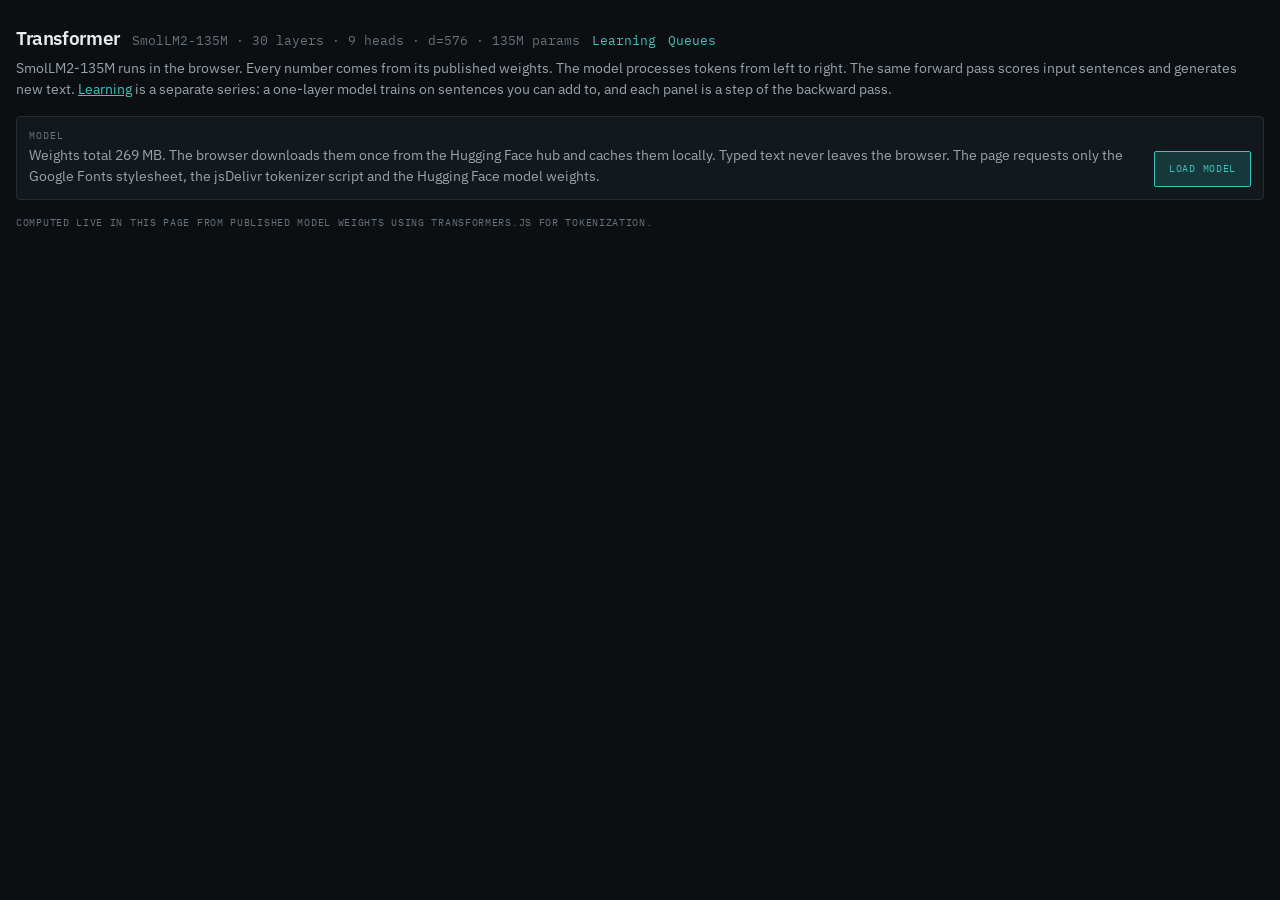
<file: transformers/index.html>
<!doctype html>
<html lang="en">
<head>
<meta charset="utf-8">
<meta name="viewport" content="width=device-width, initial-scale=1">
<title>Transformer</title>
<link rel="preconnect" href="https://fonts.googleapis.com">
<link rel="stylesheet" href="https://fonts.googleapis.com/css2?family=IBM+Plex+Mono:wght@400;500&family=IBM+Plex+Sans:wght@400;600&display=swap">
<link rel="stylesheet" href="style.css">
<script type="module" src="src/app.js"></script>
</head>
<body>
<main class="page">

  <header class="head">
    <div class="head-row">
      <h1>Transformer</h1>
      <span class="mono-id">SmolLM2-135M &middot; 30 layers &middot; 9 heads &middot; d=576 &middot; 135M params</span>
      <a class="mono-id" href="learn/">Learning</a>
      <a class="mono-id" href="queue/">Queues</a>
    </div>
    <p class="muted">SmolLM2-135M runs in the browser. Every number comes from its published weights. The model processes tokens from left to right. The same forward pass scores input sentences and generates new text. <a href="learn/">Learning</a> is a separate series: a one-layer model trains on sentences you can add to, and each panel is a step of the backward pass.</p>
  </header>

  <section id="gate" class="panel gate">
    <div class="stack tight grow">
      <span class="lbl">Model</span>
      <p id="gateText" class="muted">Weights total 269 MB. The browser downloads them once from the Hugging Face hub and caches them locally. Typed text never leaves the browser. The page requests only the Google Fonts stylesheet, the jsDelivr tokenizer script and the Hugging Face model weights.</p>
      <div class="bar tall" id="gateBar" hidden><i id="gateFill" style="width:0%"></i></div>
    </div>
    <button id="loadModel" class="btn pri">Load model</button>
  </section>

  <div id="app" class="col" hidden>

    <section id="ctx" class="panel ctx">
      <div class="stack grow">
        <label for="text" class="lbl">Sentence</label>
        <div class="row"><input id="text" class="text" type="text" autocomplete="off" value="The cat sat on the mat because it was tired."><button id="run" class="btn pri">Run</button><button id="random" class="btn">Random sentence</button></div>
        <span class="lbl">Tokens &middot; followed token</span>
        <div id="chips" class="chips"></div>
        <div class="stack tight">
          <span class="lbl">Layer</span>
          <div id="layers" class="chips"></div>
        </div>
      </div>
    </section>

    <nav id="tabs" class="tabs" aria-label="Stages"></nav>

    <section class="panel">
      <div class="panel-h">
        <h2 id="stageTitle"></h2>
        <p id="stageText" class="muted"></p>
      </div>
      <div class="panel-b">

        <div id="s1" hidden><div id="s1out" class="col"></div></div>

        <div id="s2" hidden class="col">
          <div class="controls">
            <label class="check" for="scale"><input id="scale" type="checkbox" checked> Scale scores by &radic;d<sub>k</sub> (8)</label>
          </div>
          <div id="s2out" class="col"></div>
        </div>

        <div id="s3" hidden><div id="s3out" class="col"></div></div>

        <div id="s4" hidden><div id="s4out" class="col"></div></div>

        <div id="s5" hidden><div id="s5out" class="col"></div></div>

        <div id="s6" hidden class="col">
          <div class="viewport"><canvas id="space3d" class="cv" tabindex="0" aria-label="3D view of token vectors across layers. Pointer drag rotates the view. Scroll zooms. Shift-drag pans. Arrow keys and plus or minus keys also adjust the view."></canvas></div>
          <div class="legend">
            <span><i style="background:var(--accent)"></i>followed token</span>
            <span><i style="background:var(--med)"></i>first token (attention sink)</span>
            <span><i style="background:var(--muted)"></i>other token</span>
            <span><i style="background:var(--ok)"></i>path of the followed token through the layers</span>
            <span><i style="background:var(--accent)"></i>attention between token pairs with brightness indicating strength</span>
            <span><i style="background:var(--fg)"></i>pair selected in the Attention tab with width and brightness indicating strength</span>
          </div>
          <div class="controls">
            <div class="stack tight grow">
              <label for="prog" class="lbl">Depth in the model &middot; <span id="progText"></span></label>
              <input id="prog" type="range" min="0" max="30" step="0.01" value="30">
              <div class="spread"><span class="lbl">embeddings</span><span class="lbl">layer 15</span><span class="lbl">layer 30</span></div>
            </div>
            <button id="reset6" class="btn">Reset view</button>
          </div>
        </div>

        <div id="s7" hidden class="col">
          <div id="s7gate" class="col">
            <span class="lbl">Loading word space</span>
            <p id="idxText" class="muted small">Embedding words…</p>
            <div class="bar tall"><i id="idxFill" style="width:0%"></i></div>
            <p class="note">Once per visit the model decodes the 49,152-token vocabulary and centers the embedding table. Arithmetic results can then match against every vocabulary entry. This step takes several seconds.</p>
          </div>
          <div id="s7body" class="col" hidden>
          <div class="viewport"><canvas id="wordSpace" class="cv" tabindex="0" aria-label="3D map of word embeddings. Pointer drag rotates the view. Scroll zooms. Shift-drag pans. Arrow keys and plus or minus keys also adjust the view."></canvas></div>
          <div class="controls">
            <div class="stack tight grow">
              <label for="wordIn" class="lbl">Custom word</label>
              <div class="row"><input id="wordIn" class="text" type="text" autocomplete="off" placeholder="e.g. tiger"><button id="addWord" class="btn">Add</button></div>
            </div>
            <button id="reset7" class="btn">Reset view</button>
          </div>
          <div class="stack">
            <label for="expr" class="lbl">Vector arithmetic &middot; addition and subtraction of word vectors</label>
            <div class="row"><input id="expr" class="text" type="text" autocomplete="off" value="king - man + woman" placeholder="e.g. king - man + woman"><button id="calc" class="btn pri">Calculate</button></div>
            <div id="examples" class="chips"></div>
          </div>
          <div id="s7calc" class="col"></div>
          <div id="s7out" class="col"></div>
          </div>
        </div>

        <div id="s8" hidden class="col">
          <div id="s8body" class="col">
            <div class="stack tight">
              <label for="gprompt" class="lbl">Prompt</label>
              <div class="row"><input id="gprompt" class="text" type="text" autocomplete="off" value="The cat sat on the mat because it"><button id="gstart" class="btn pri">Start</button></div>
            </div>
            <div class="stack tight"><span class="lbl">Text so far &middot; one chip per token with generated tokens in teal</span><div id="gtext" class="chips"></div></div>
            <div class="controls">
              <div class="stack tight grow">
                <label for="gtemp" class="lbl">Temperature &middot; <span id="gtempText">1.0</span></label>
                <input id="gtemp" type="range" min="0.1" max="2" step="0.1" value="1">
              </div>
              <div class="stack tight grow">
                <label for="gk" class="lbl">Top K &middot; only the <span id="gkText">40</span> most likely tokens can be picked</label>
                <input id="gk" type="range" min="1" max="100" step="1" value="40">
              </div>
              <button id="gsample" class="btn pri">Sample next token</button>
              <button id="ggreedy" class="btn">Take the top token</button>
            </div>
            <div id="gout" class="col"></div>
            <div class="controls">
              <div class="stack tight"><span class="lbl">Layer</span><div id="glayers" class="chips"></div></div>
              <div class="stack tight"><span class="lbl">Head</span><div id="gheads" class="chips"></div></div>
            </div>
            <div id="gattn" class="col"></div>
          </div>
        </div>

      </div>
    </section>
  </div>

  <p class="foot">Computed live in this page from published model weights using transformers.js for tokenization.</p>
</main>
</body>
</html>
</file>
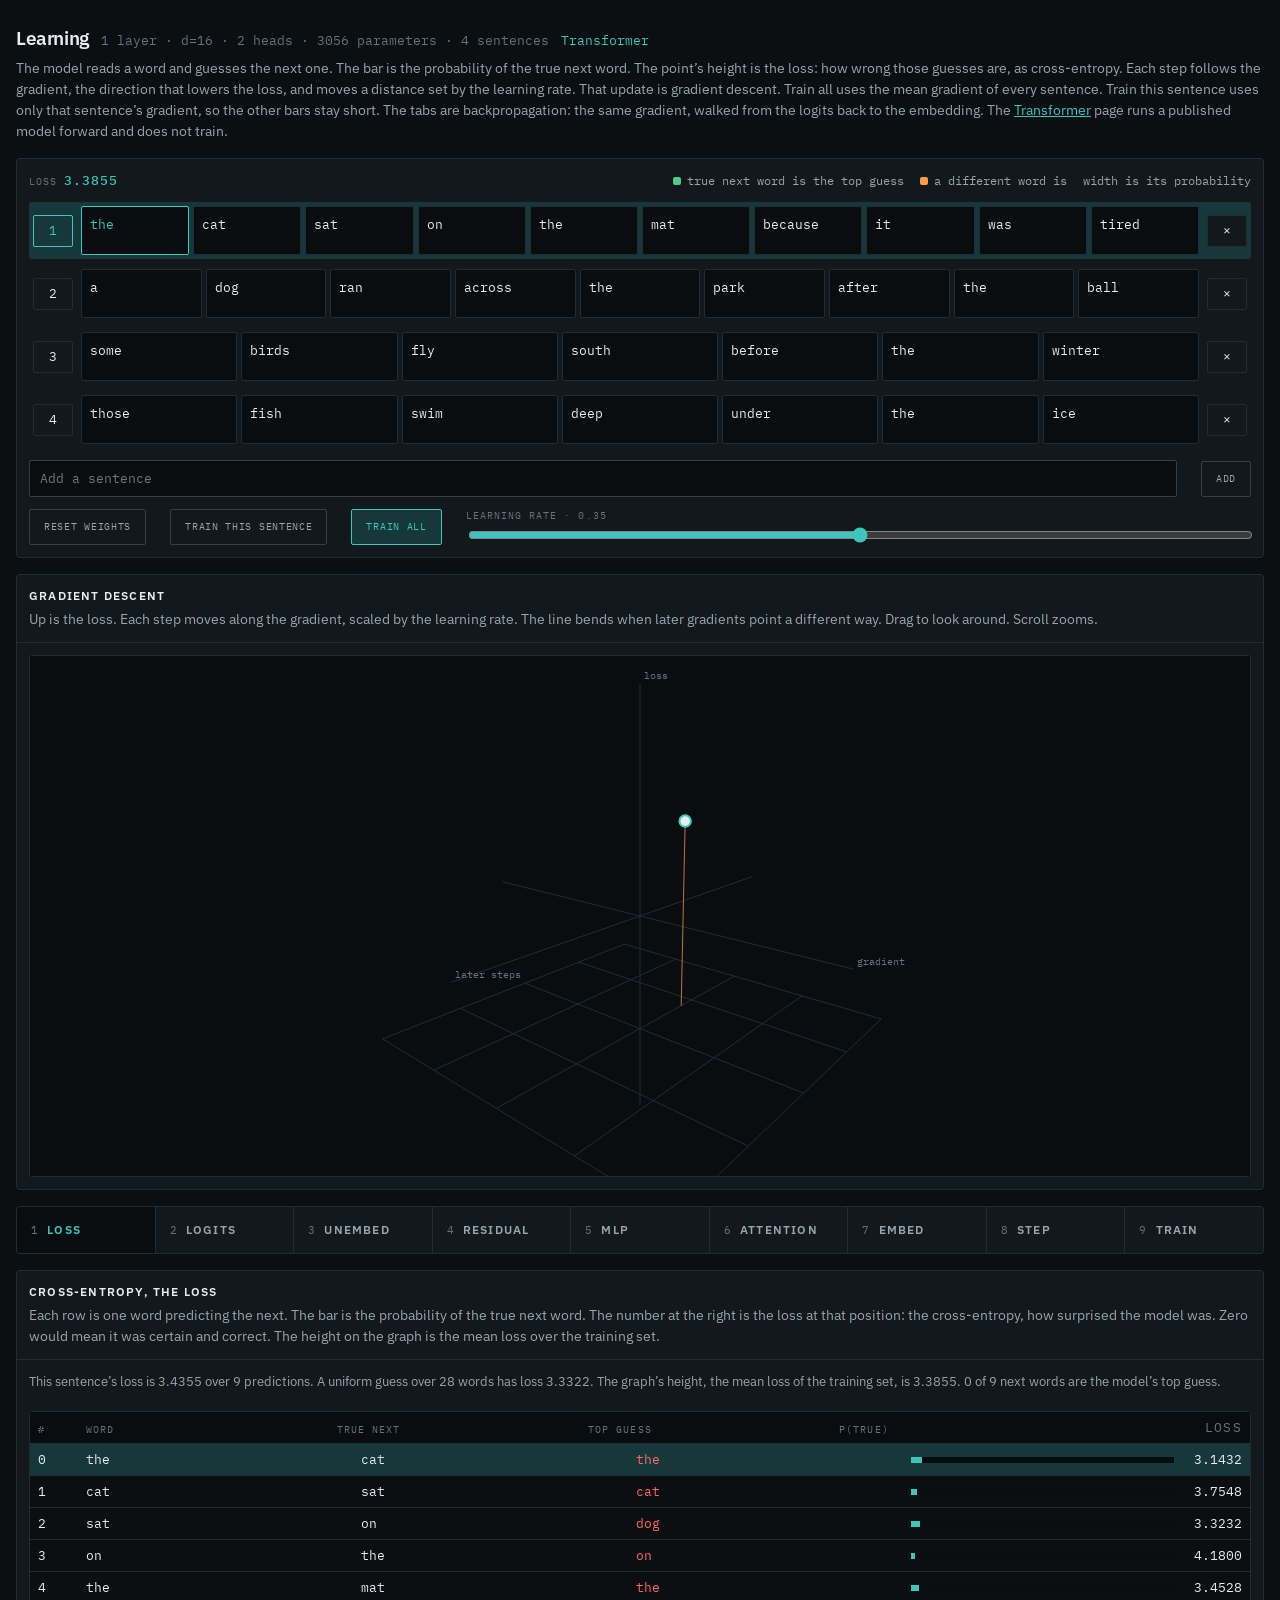
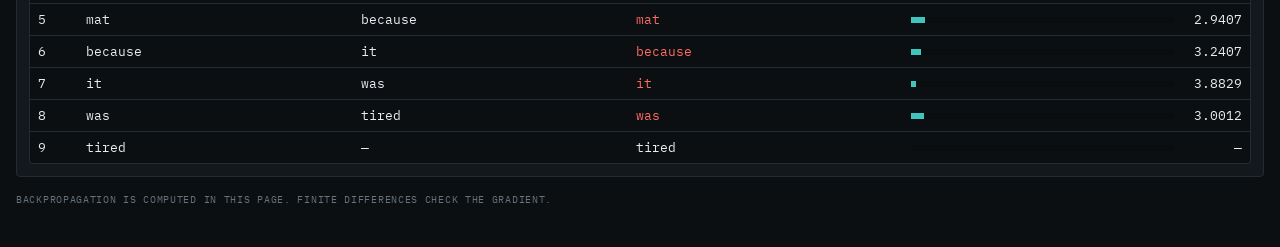
<file: transformers/learn/index.html>
<!doctype html>
<html lang="en">
<head>
<meta charset="utf-8">
<meta name="viewport" content="width=device-width, initial-scale=1">
<title>Learning</title>
<link rel="preconnect" href="https://fonts.googleapis.com">
<link rel="stylesheet" href="https://fonts.googleapis.com/css2?family=IBM+Plex+Mono:wght@400;500&family=IBM+Plex+Sans:wght@400;600&display=swap">
<link rel="stylesheet" href="../style.css">
<script type="module" src="src/app.js"></script>
</head>
<body>
<main class="page">

  <header class="head">
    <div class="head-row">
      <h1>Learning</h1>
      <span class="mono-id" id="spec">1 layer · d=16 · 2 heads · tied embeddings</span>
      <a class="mono-id" href="../">Transformer</a>
    </div>
    <p class="muted">The model reads a word and guesses the next one. The bar is the probability of the true next word. The point’s height is the loss: how wrong those guesses are, as cross-entropy. Each step follows the gradient, the direction that lowers the loss, and moves a distance set by the learning rate. That update is gradient descent. Train all uses the mean gradient of every sentence. Train this sentence uses only that sentence’s gradient, so the other bars stay short. The tabs are backpropagation: the same gradient, walked from the logits back to the embedding. The <a href="../">Transformer</a> page runs a published model forward and does not train.</p>
  </header>

  <section id="ctx" class="panel" style="padding:12px;display:flex;flex-direction:column;gap:12px">
    <div class="spread">
      <span class="lbl">Loss <span id="lossNow" class="step-name">—</span></span>
      <div class="legend">
        <span><i style="background:var(--ok)"></i>true next word is the top guess</span>
        <span><i style="background:var(--high)"></i>a different word is</span>
        <span>width is its probability</span>
      </div>
    </div>
    <div id="corpus"></div>
    <form id="add" class="controls">
      <input id="sentence" class="text" type="text" placeholder="Add a sentence" autocomplete="off">
      <button class="btn" type="submit">Add</button>
    </form>
    <div class="controls">
      <button id="reset" class="btn">Reset weights</button>
      <button id="trainOne" class="btn">Train this sentence</button>
      <button id="trainAll" class="btn pri">Train all</button>
      <div class="stack tight grow">
        <label for="lr" class="lbl">Learning rate · <span id="lrText">0.35</span></label>
        <input id="lr" type="range" min="0.1" max="0.6" step="0.05" value="0.35">
      </div>
    </div>
  </section>

  <section class="panel">
    <div class="panel-h">
      <h2>Gradient descent</h2>
      <p class="muted">Up is the loss. Each step moves along the gradient, scaled by the learning rate. The line bends when later gradients point a different way. Drag to look around. Scroll zooms.</p>
    </div>
    <div class="panel-b">
      <div class="viewport"><canvas id="hill" class="cv" tabindex="0" aria-label="3D view of gradient descent. Height is the loss. The point steps along the gradient. Pointer drag rotates the view. Scroll zooms. Shift-drag pans."></canvas></div>
    </div>
  </section>

  <nav id="tabs" class="tabs" aria-label="Stages"></nav>

  <section class="panel">
    <div class="panel-h">
      <h2 id="stageTitle"></h2>
      <p id="stageText" class="muted"></p>
    </div>
    <div class="panel-b" id="out"></div>
  </section>

  <p class="foot">Backpropagation is computed in this page. Finite differences check the gradient.</p>
</main>
</body>
</html>
</file>
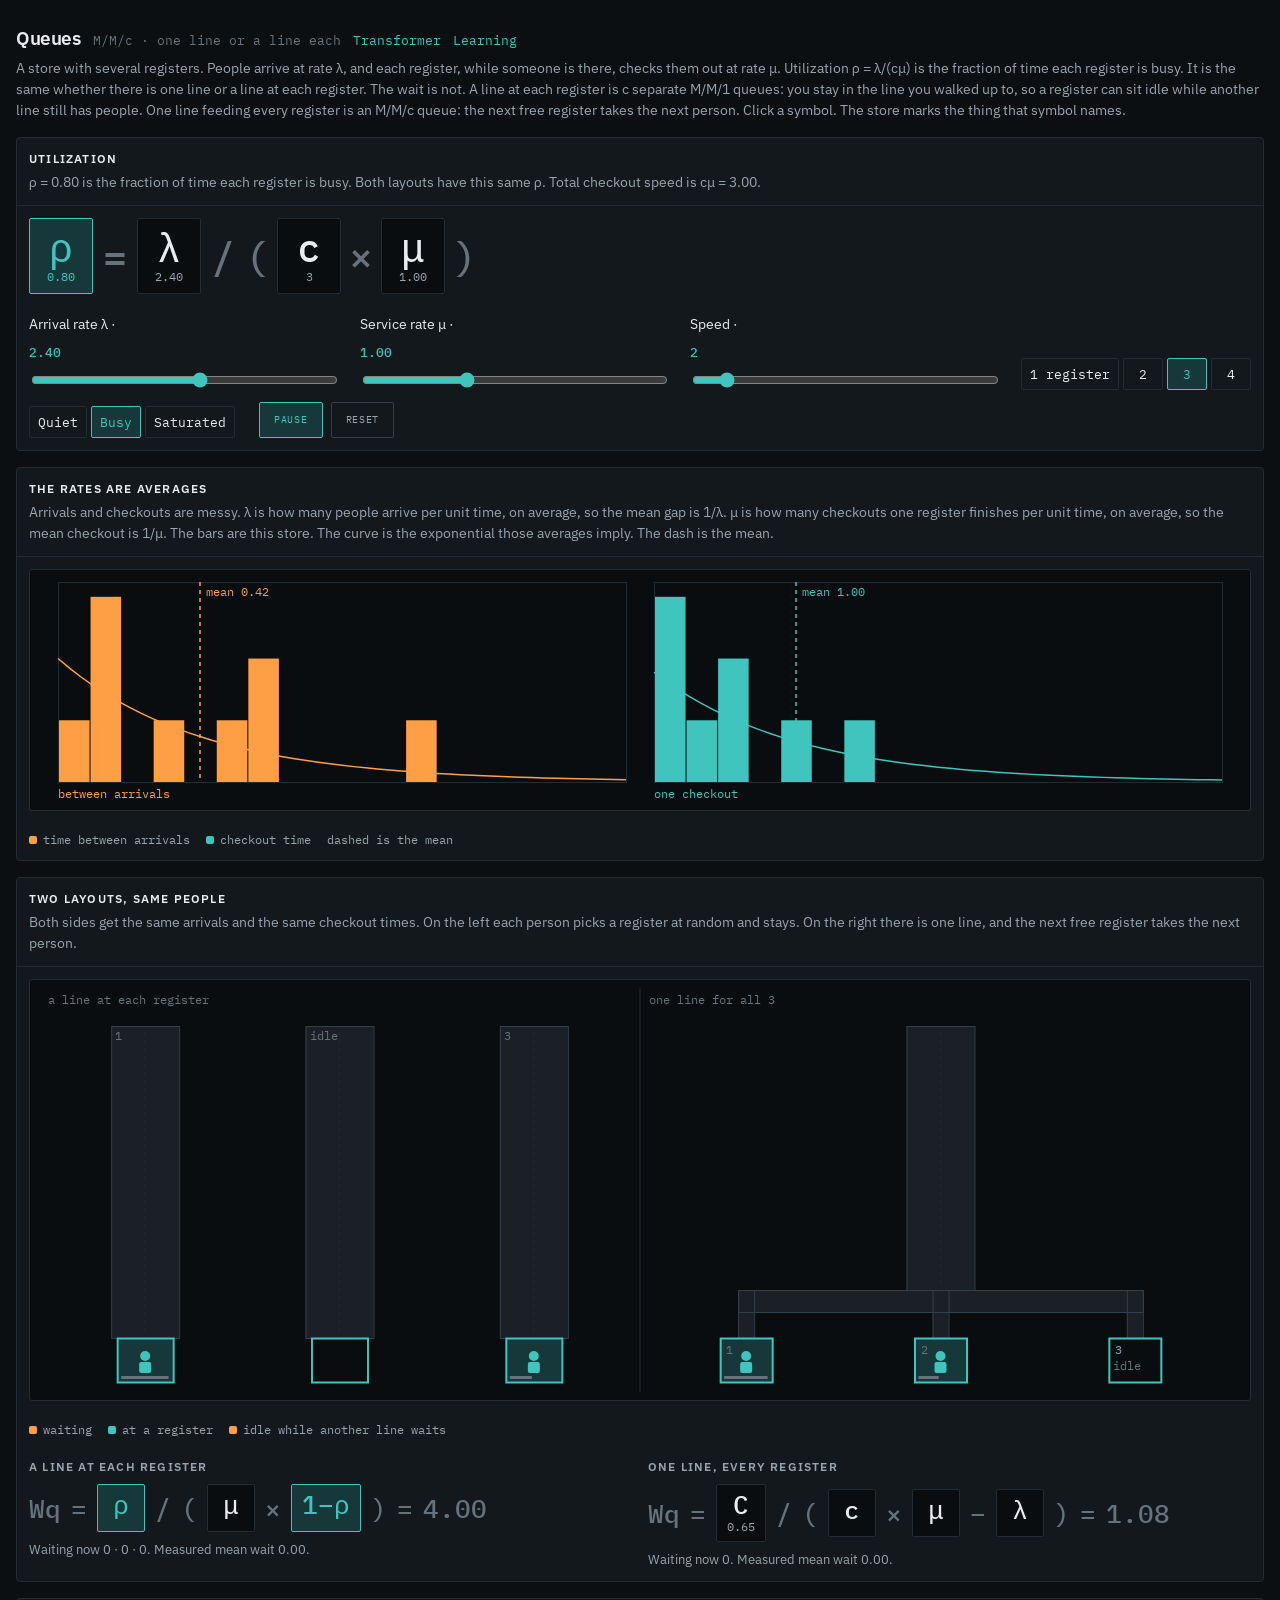
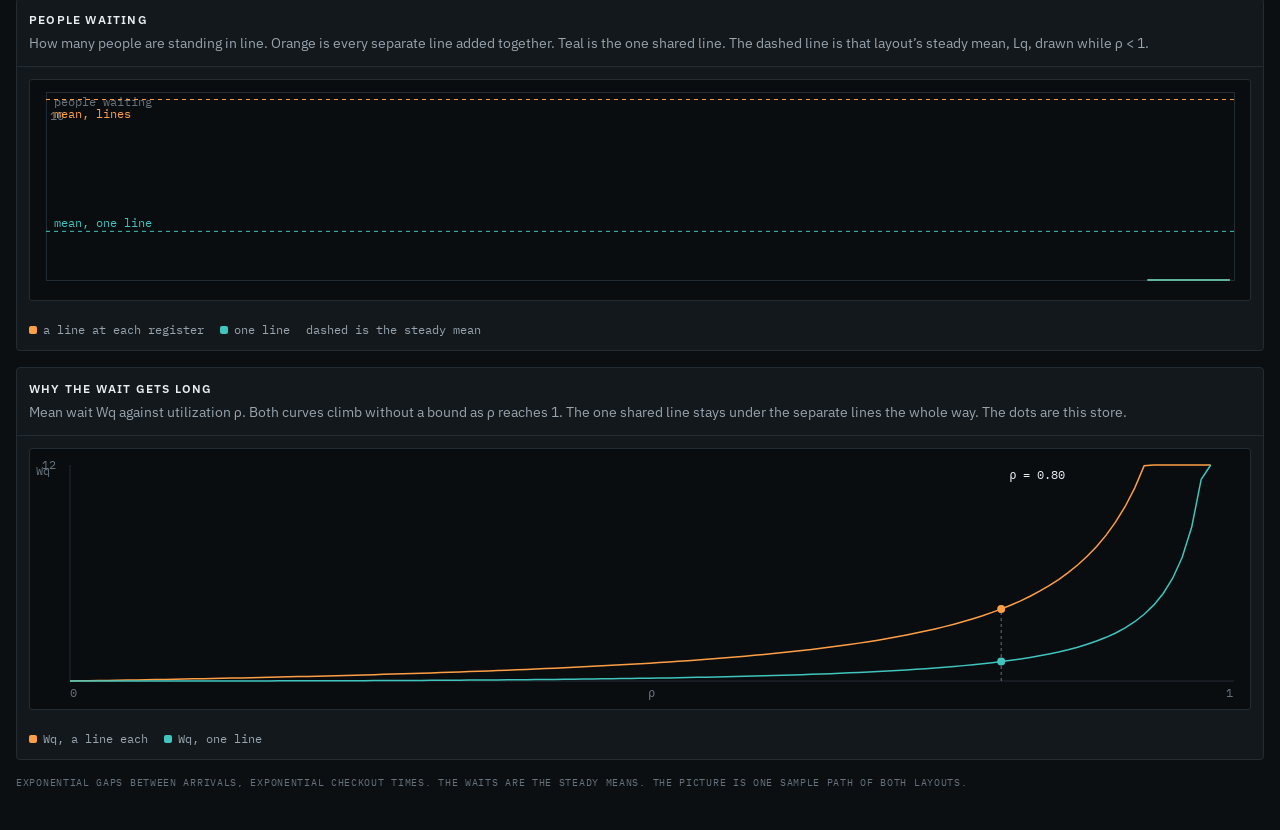
<file: transformers/queue/index.html>
<!doctype html>
<html lang="en">
<head>
<meta charset="utf-8">
<meta name="viewport" content="width=device-width, initial-scale=1">
<title>Queues</title>
<link rel="preconnect" href="https://fonts.googleapis.com">
<link rel="stylesheet" href="https://fonts.googleapis.com/css2?family=IBM+Plex+Mono:wght@400;500&family=IBM+Plex+Sans:wght@400;600&display=swap">
<link rel="stylesheet" href="../style.css">
<script type="module" src="src/app.js"></script>
</head>
<body>
<main class="page">

  <header class="head">
    <div class="head-row">
      <h1>Queues</h1>
      <span class="mono-id">M/M/c · one line or a line each</span>
      <a class="mono-id" href="../">Transformer</a>
      <a class="mono-id" href="../learn/">Learning</a>
    </div>
    <p class="muted">A store with several registers. People arrive at rate λ, and each register, while someone is there, checks them out at rate μ. Utilization ρ = λ/(cμ) is the fraction of time each register is busy. It is the same whether there is one line or a line at each register. The wait is not. A line at each register is c separate M/M/1 queues: you stay in the line you walked up to, so a register can sit idle while another line still has people. One line feeding every register is an M/M/c queue: the next free register takes the next person. Click a symbol. The store marks the thing that symbol names.</p>
  </header>

  <section class="panel">
    <div class="panel-h">
      <h2>Utilization</h2>
      <p class="muted" id="formulaNote"></p>
    </div>
    <div class="panel-b">
      <div class="formula" id="formula">
        <button type="button" data-part="rho" aria-pressed="true"><span class="sym">ρ</span><span class="subn" id="nRho">—</span></button>
        <span class="op">=</span>
        <button type="button" data-part="lam"><span class="sym">λ</span><span class="subn" id="nLam">—</span></button>
        <span class="op">/</span>
        <span class="group">
          <span class="op">(</span>
          <button type="button" data-part="c"><span class="sym">c</span><span class="subn" id="nC">—</span></button>
          <span class="op">×</span>
          <button type="button" data-part="mu"><span class="sym">μ</span><span class="subn" id="nMu">—</span></button>
          <span class="op">)</span>
        </span>
      </div>
      <div class="controls">
        <label class="stack grow">Arrival rate λ · <span id="lamText" class="step-name">2.40</span>
          <input id="lam" type="range" min="0.4" max="4" step="0.1" value="2.4" aria-label="Arrival rate">
        </label>
        <label class="stack grow">Service rate μ · <span id="muText" class="step-name">1.00</span>
          <input id="mu" type="range" min="0.5" max="2" step="0.1" value="1" aria-label="Service rate">
        </label>
        <label class="stack grow">Speed · <span id="spdText" class="step-name">2</span>
          <input id="spd" type="range" min="1" max="12" step="1" value="2" aria-label="Speed">
        </label>
        <div class="chips" id="counts">
          <button class="chip small" type="button" data-c="1">1 register</button>
          <button class="chip small" type="button" data-c="2">2</button>
          <button class="chip small" type="button" data-c="3">3</button>
          <button class="chip small" type="button" data-c="4">4</button>
        </div>
        <div class="chips" id="presets">
          <button class="chip small" type="button" data-l="1.2" data-m="1" data-c="3">Quiet</button>
          <button class="chip small" type="button" data-l="2.4" data-m="1" data-c="3">Busy</button>
          <button class="chip small" type="button" data-l="3.6" data-m="1" data-c="3">Saturated</button>
        </div>
        <div class="row">
          <button id="run" class="btn pri" type="button">Pause</button>
          <button id="reset" class="btn" type="button">Reset</button>
        </div>
      </div>
    </div>
  </section>

  <section class="panel">
    <div class="panel-h">
      <h2>The rates are averages</h2>
      <p class="muted">Arrivals and checkouts are messy. λ is how many people arrive per unit time, on average, so the mean gap is 1/λ. μ is how many checkouts one register finishes per unit time, on average, so the mean checkout is 1/μ. The bars are this store. The curve is the exponential those averages imply. The dash is the mean.</p>
    </div>
    <div class="panel-b">
      <div class="viewport"><canvas id="dist" class="cv still dist" aria-label="Distributions of the time between arrivals and of checkout time. Each has a mean marked."></canvas></div>
      <div class="legend">
        <span><i style="background:var(--high)"></i>time between arrivals</span>
        <span><i style="background:var(--accent)"></i>checkout time</span>
        <span>dashed is the mean</span>
      </div>
    </div>
  </section>

  <section class="panel">
    <div class="panel-h">
      <h2>Two layouts, same people</h2>
      <p class="muted">Both sides get the same arrivals and the same checkout times. On the left each person picks a register at random and stays. On the right there is one line, and the next free register takes the next person.</p>
    </div>
    <div class="panel-b">
      <div class="viewport"><canvas id="store" class="cv still store" tabindex="0" aria-label="Two supermarkets. The left has a line at each register. The right has one line and several registers."></canvas></div>
      <div class="legend">
        <span><i style="background:var(--high)"></i>waiting</span>
        <span><i style="background:var(--accent)"></i>at a register</span>
        <span><i style="background:var(--high)"></i>idle while another line waits</span>
      </div>
      <div class="pair">
        <div class="stack">
          <button type="button" class="layout" data-part="lanes">A line at each register</button>
          <div class="formula sub">
            <span class="op">Wq</span>
            <span class="op">=</span>
            <button type="button" data-part="rho"><span class="sym">ρ</span></button>
            <span class="op">/</span>
            <span class="op">(</span>
            <button type="button" data-part="mu"><span class="sym">μ</span></button>
            <span class="op">×</span>
            <button type="button" data-part="rho"><span class="sym">1−ρ</span></button>
            <span class="op">)</span>
            <span class="op">=</span>
            <span class="op" id="wLanes">—</span>
          </div>
          <p class="note" id="measLanes"></p>
        </div>
        <div class="stack">
          <button type="button" class="layout" data-part="shared">One line, every register</button>
          <div class="formula sub">
            <span class="op">Wq</span>
            <span class="op">=</span>
            <button type="button" data-part="pool"><span class="sym">C</span><span class="subn" id="nErlang">—</span></button>
            <span class="op">/</span>
            <span class="op">(</span>
            <button type="button" data-part="c"><span class="sym">c</span></button>
            <span class="op">×</span>
            <button type="button" data-part="mu"><span class="sym">μ</span></button>
            <span class="op">−</span>
            <button type="button" data-part="lam"><span class="sym">λ</span></button>
            <span class="op">)</span>
            <span class="op">=</span>
            <span class="op" id="wShared">—</span>
          </div>
          <p class="note" id="measShared"></p>
        </div>
      </div>
    </div>
  </section>

  <section class="panel">
    <div class="panel-h">
      <h2>People waiting</h2>
      <p class="muted">How many people are standing in line. Orange is every separate line added together. Teal is the one shared line. The dashed line is that layout’s steady mean, Lq, drawn while ρ &lt; 1.</p>
    </div>
    <div class="panel-b">
      <div class="viewport"><canvas id="trace" class="cv still trace" aria-label="People waiting over time. Orange is a line at each register. Teal is one shared line."></canvas></div>
      <div class="legend">
        <span><i style="background:var(--high)"></i>a line at each register</span>
        <span><i style="background:var(--accent)"></i>one line</span>
        <span>dashed is the steady mean</span>
      </div>
    </div>
  </section>

  <section class="panel">
    <div class="panel-h">
      <h2>Why the wait gets long</h2>
      <p class="muted">Mean wait Wq against utilization ρ. Both curves climb without a bound as ρ reaches 1. The one shared line stays under the separate lines the whole way. The dots are this store.</p>
    </div>
    <div class="panel-b">
      <div class="viewport"><canvas id="knee" class="cv still knee" aria-label="Mean wait against utilization for both layouts. Both curves climb as utilization approaches 1."></canvas></div>
      <div class="legend">
        <span><i style="background:var(--high)"></i>Wq, a line each</span>
        <span><i style="background:var(--accent)"></i>Wq, one line</span>
      </div>
    </div>
  </section>

  <p class="foot">Exponential gaps between arrivals, exponential checkout times. The waits are the steady means. The picture is one sample path of both layouts.</p>

</main>
</body>
</html>
</file>
<file: transformers/style.css>
/* rAIdteam design tokens (dark only). Flat surfaces, 1px hairlines, square radii, one interactive hue. */
:root {
  --bg: #0c0f12; --panel: #13181c; --raised: #1a2026; --sunk: #0a0d10;
  --fg: #e8edf1; --muted: #98a4ae; --faint: #66727c;
  --rule: #232c33; --rule-hi: #33404a;
  --accent: #3fc5bd; --accent-dim: #16383a;
  --crit: #ff6b63; --high: #ff9f45; --med: #e8c44a; --low: #7f8b95; --ok: #4fc98a; --absent: #b07a8a;
  --r-sm: 2px; --r-md: 3px; --r-lg: 4px;
  --sans: "IBM Plex Sans", ui-sans-serif, system-ui, sans-serif;
  --mono: "IBM Plex Mono", ui-monospace, SFMono-Regular, Menlo, monospace;
  color-scheme: dark;
}
* { box-sizing: border-box; }
body { margin: 0; background: var(--bg); color: var(--fg); font: 400 14px/21px var(--sans); }
button { font: inherit; color: inherit; }
a { color: var(--accent); }
a.mono-id { color: var(--accent); text-decoration: none; }
a.mono-id:hover { text-decoration: underline; }
:focus-visible { outline: 2px solid var(--accent); outline-offset: 1px; }
[hidden] { display: none !important; }

.page { margin: 0 auto; padding: 24px 16px 40px; display: flex; flex-direction: column; gap: 16px; }
.head { display: flex; flex-direction: column; gap: 6px; }
.head-row { display: flex; flex-wrap: wrap; align-items: baseline; gap: 4px 12px; }
h1 { margin: 0; font-size: 19px; line-height: 28px; font-weight: 600; letter-spacing: -0.02em; }
h2 { margin: 0; font-size: 12px; line-height: 18px; font-weight: 600; letter-spacing: .1em; text-transform: uppercase; }
p { margin: 0; }
.mono-id { font: 400 12.5px/19px var(--mono); color: var(--faint); }
.muted { color: var(--muted); }
.small { font-size: 12.5px; line-height: 19px; }
.note { color: var(--muted); font-size: 12.5px; line-height: 19px; }
.foot { color: var(--faint); font: 400 10px/14px var(--mono); letter-spacing: .07em; text-transform: uppercase; }
.lbl { font: 400 9.5px/14px var(--mono); letter-spacing: .11em; text-transform: uppercase; color: var(--faint); }

.panel { background: var(--panel); border: 1px solid var(--rule); border-radius: var(--r-lg); }
.panel-h { padding: 12px; border-bottom: 1px solid var(--rule); display: flex; flex-direction: column; gap: 4px; }
.panel-b { padding: 12px; display: flex; flex-direction: column; gap: 20px; min-width: 0; }
.ctx, .gate { padding: 12px; display: flex; flex-wrap: wrap; gap: 16px 24px; align-items: flex-end; justify-content: space-between; }
.stack { display: flex; flex-direction: column; gap: 8px; min-width: 0; }
.stack.tight { gap: 2px; }
.col { display: flex; flex-direction: column; gap: 20px; min-width: 0; }
.row { display: flex; gap: 8px; align-items: center; }
.grow { flex: 1 1 260px; }
.spread { display: flex; justify-content: space-between; gap: 8px; }
.controls { display: flex; flex-wrap: wrap; gap: 12px 24px; align-items: flex-end; }
.chips { display: flex; flex-wrap: wrap; gap: 4px; }
.scroll { overflow-x: auto; }

.btn { cursor: pointer; background: var(--panel); border: 1px solid var(--rule-hi); color: var(--muted); border-radius: var(--r-sm); padding: 10px 14px; font: 400 10px/14px var(--mono); letter-spacing: .07em; text-transform: uppercase; }
.btn:hover:not(:disabled) { background: var(--raised); color: var(--fg); }
.btn.pri { background: var(--accent-dim); border-color: var(--accent); color: var(--accent); }
.btn:disabled { opacity: .5; cursor: not-allowed; }
.chip { cursor: pointer; display: flex; flex-direction: column; align-items: center; background: var(--panel); border: 1px solid var(--rule); color: var(--fg); border-radius: var(--r-sm); padding: 6px 10px; min-width: 48px; min-height: 48px; font: 400 13px/19px var(--mono); }
.chip:hover { background: var(--raised); }
.chip.on { background: var(--accent-dim); border-color: var(--accent); color: var(--accent); }
.chip.small { min-height: 32px; min-width: 40px; padding: 2px 8px; font-size: 12.5px; flex-direction: row; gap: 6px; align-items: center; justify-content: center; }
.tabs { display: grid; grid-template-columns: repeat(auto-fit, minmax(min(130px, 100%), 1fr)); gap: 1px; background: var(--rule); border: 1px solid var(--rule); border-radius: var(--r-lg); overflow: hidden; }
.tab { cursor: pointer; display: flex; gap: 8px; align-items: baseline; background: var(--panel); border: 0; color: var(--muted); padding: 14px; text-align: left; font: 600 12px/18px var(--sans); letter-spacing: .1em; text-transform: uppercase; }
.tab i { font: 400 11px/18px var(--mono); color: var(--faint); font-style: normal; }
.tab:hover { background: var(--raised); color: var(--fg); }
.tab.on { background: var(--sunk); color: var(--accent); }
.check { display: flex; gap: 8px; align-items: center; cursor: pointer; color: var(--muted); font-size: 12.5px; line-height: 19px; min-height: 32px; }
input[type=range] { accent-color: var(--accent); width: 100%; }
input[type=checkbox] { accent-color: var(--accent); width: 16px; height: 16px; margin: 0; }
.text { background: var(--sunk); border: 1px solid var(--rule-hi); color: var(--fg); border-radius: var(--r-sm); padding: 8px 10px; font: 400 13px/19px var(--mono); min-width: 0; flex: 1; }
textarea.text { resize: vertical; width: 100%; }

/* tables drawn by hairlines */
.table { display: flex; flex-direction: column; border: 1px solid var(--rule); border-radius: var(--r-md); background: var(--bg); }
.tr { display: flex; gap: 12px; align-items: center; padding: 6px 8px; border-bottom: 1px solid var(--rule); width: 100%; text-align: left; }
.tr:last-child { border-bottom: 0; }
.th { background: var(--sunk); align-items: flex-end; }
.tr.on { background: var(--accent-dim); }
button.tr { cursor: pointer; background: transparent; border: 0; border-bottom: 1px solid var(--rule); }
button.tr:hover { background: var(--raised); }
button.tr.on { background: var(--accent-dim); }
button.tr:last-child { border-bottom: 0; }
.mono { font: 400 13px/19px var(--mono); }
.num { font: 400 12.5px/19px var(--mono); text-align: right; flex: 0 0 56px; }
.num.wide { flex: 1 1 auto; margin-left: auto; padding-left: 12px; }
.bar { flex: 1 1 0; height: 6px; background: var(--sunk); }
.bar.tall { height: 8px; }
.bar > i { display: block; height: 100%; background: var(--accent); }
.bar > i.grey { background: var(--muted); }
.step-name { font: 500 12.5px/19px var(--mono); color: var(--accent); }

/* embedding strips: one row per token, one pixel column per dimension */
.strip { display: flex; border: 1px solid var(--rule); border-radius: var(--r-md); background: var(--sunk); }
.strip-l { flex: 0 0 120px; display: flex; flex-direction: column; border-right: 1px solid var(--rule); }
.strip-l > div, .strip-l > button { display: flex; align-items: center; justify-content: space-between; gap: 6px; padding: 0 8px; font: 400 11.5px/17px var(--mono); overflow: hidden; white-space: nowrap; }
.strip-l > button { border: 0; background: transparent; color: inherit; cursor: pointer; text-align: left; }
.strip-l > button:hover { background: var(--raised); }
.strip-l > .on { background: var(--accent-dim); color: var(--accent); }
.strip canvas { flex: 1 1 0; min-width: 0; display: block; image-rendering: pixelated; }

/* heatmap */
.heat { min-width: 480px; display: flex; flex-direction: column; gap: 1px; background: var(--rule); border: 1px solid var(--rule); border-radius: var(--r-md); }
.heat-r { display: flex; gap: 1px; }
.heat-r.hrow { background: var(--sunk); }
.heat .hc { flex: 1 1 0; min-width: 0; text-align: center; font: 400 10.5px/17px var(--mono); padding: 6px 0; overflow: hidden; }
.hd { flex: 1 1 0; min-width: 0; height: 76px; padding: 6px 0; display: flex; align-items: center; justify-content: flex-start; writing-mode: vertical-rl; transform: rotate(180deg); white-space: nowrap; overflow: hidden; text-overflow: ellipsis; font: 400 11.5px/17px var(--mono); color: var(--muted); }
.rowbtn { cursor: pointer; flex: 0 0 72px; background: var(--sunk); border: 0; color: var(--muted); text-align: right; padding: 0 8px; min-height: 30px; font: 400 11.5px/17px var(--mono); white-space: nowrap; overflow: hidden; text-overflow: ellipsis; }
button.hd, button.hh { border: 0; background: transparent; cursor: pointer; }
.hd:hover, .hh:hover { color: var(--fg); }
.rowbtn:hover { color: var(--fg); background: var(--raised); }
.rowbtn.on { background: var(--accent-dim); color: var(--accent); }

.viewport { border: 1px solid var(--rule); border-radius: var(--r-md); background: var(--sunk); overflow: hidden; }
.cv { display: block; width: 100%; height: 520px; cursor: grab; touch-action: none; }
.cv.still { cursor: default; }
.cv.store { height: 420px; cursor: pointer; }
.cv.trace { height: 220px; }
.cv.knee { height: 260px; }
.cv.dist { height: 240px; }
.formula { display: flex; flex-wrap: wrap; align-items: center; gap: 8px 10px; }
.formula .group { display: inline-flex; align-items: center; gap: 8px; }
.formula button { display: flex; flex-direction: column; align-items: center; gap: 2px; min-width: 64px; min-height: 76px; cursor: pointer; background: var(--sunk); border: 1px solid var(--rule); color: var(--fg); border-radius: var(--r-sm); padding: 8px 14px 6px; }
.formula .sym { font: 500 40px/1 var(--mono); }
.formula .subn { font: 400 12px/16px var(--mono); color: var(--muted); }
.formula .op { font: 500 40px/1 var(--mono); color: var(--faint); }
.formula button.on, .formula button:hover { background: var(--accent-dim); border-color: var(--accent); color: var(--accent); }
.formula button.on .subn, .formula button:hover .subn { color: var(--accent); }
.formula.sub .sym, .formula.sub .op { font-size: 26px; }
.formula.sub button { min-width: 48px; min-height: 48px; padding: 6px 10px; }
.layout { cursor: pointer; text-align: left; background: transparent; border: 0; padding: 0; color: var(--muted); font: 600 12px/18px var(--sans); letter-spacing: .1em; text-transform: uppercase; }
.layout.on, .layout:hover { color: var(--accent); }
.pair { display: grid; grid-template-columns: 1fr 1fr; gap: 16px; }
@media (max-width: 720px) { .pair { grid-template-columns: 1fr; } .formula .sym, .formula .op { font-size: 32px; } }
.cv:active { cursor: grabbing; }
.faint { color: var(--faint); }
.chip.sp:not(.on) > span:first-child { color: var(--med); }
button.hc { border: 0; cursor: pointer; color: var(--fg); }
.hc.on { outline: 2px solid var(--accent); outline-offset: -2px; }
.hh { flex: 1 1 0; min-width: 0; text-align: center; font: 400 10.5px/17px var(--mono); color: var(--muted); padding: 4px 0; }
.chip.gen:not(.on) { color: var(--accent); }
.legend { display: flex; flex-wrap: wrap; gap: 4px 16px; }
.legend > span { display: flex; gap: 6px; align-items: center; font: 400 11.5px/17px var(--mono); color: var(--muted); }
.legend i { display: block; width: 8px; height: 8px; border-radius: var(--r-sm); }

.sents { display: flex; flex-direction: column; gap: 6px; }
.sent { display: flex; gap: 8px; align-items: center; padding: 4px; border-radius: var(--r-sm); }
.sent.on { background: var(--accent-dim); }
.toks { display: flex; flex-wrap: wrap; gap: 4px; flex: 1; min-width: 0; }
.tok { flex: 1 1 88px; min-width: 0; display: flex; flex-direction: column; gap: 6px; background: var(--sunk); border: 1px solid var(--rule); border-radius: var(--r-sm); padding: 8px 8px 6px; cursor: pointer; font: 400 13px/19px var(--mono); color: var(--fg); text-align: left; }
.mono.clip { flex: 1 1 180px; min-width: 0; overflow: hidden; text-overflow: ellipsis; white-space: nowrap; }
.tok.on { border-color: var(--accent); color: var(--accent); }
.tok:hover { background: var(--raised); }
.meter { display: block; height: 8px; background: var(--panel); }
.meter > i { display: block; height: 100%; }
.signed { flex: 1; display: flex; height: 8px; background: var(--sunk); }
.signed .half { flex: 1; display: flex; height: 100%; }
.signed .neg { justify-content: flex-end; }
.signed .half > i { display: block; height: 100%; }
.signed .neg > i { background: var(--high); }
.signed .pos > i { background: var(--accent); }
.lbl.hot { color: var(--accent); }
.bop { color: var(--accent); font: 500 16px/1 var(--mono); }
.vbars { display: flex; gap: 2px; align-items: flex-end; }
.vcol { flex: 1; min-width: 0; display: flex; flex-direction: column; gap: 3px; }
.vcol .half { height: 44px; display: flex; flex-direction: column; background: var(--sunk); }
.vcol .up { justify-content: flex-end; border-bottom: 1px solid var(--rule-hi); }
.vcol .dn { justify-content: flex-start; }
.vcol i { display: block; width: 100%; }
.vcol .up i { background: var(--accent); }
.vcol .dn i { background: var(--high); }
.vcol.on .vlbl { color: var(--accent); }
.vlbl { text-align: center; font: 400 10px/12px var(--mono); color: var(--faint); overflow: hidden; white-space: nowrap; }
.vbars.words .half { height: 72px; }
.vlbl.vert { writing-mode: vertical-rl; transform: rotate(180deg); height: 48px; align-self: center; }
.addpic { display: flex; flex-wrap: wrap; gap: 8px 10px; align-items: center; }
.addpic > .stack { flex: 1 1 200px; min-width: 0; }
</file>
